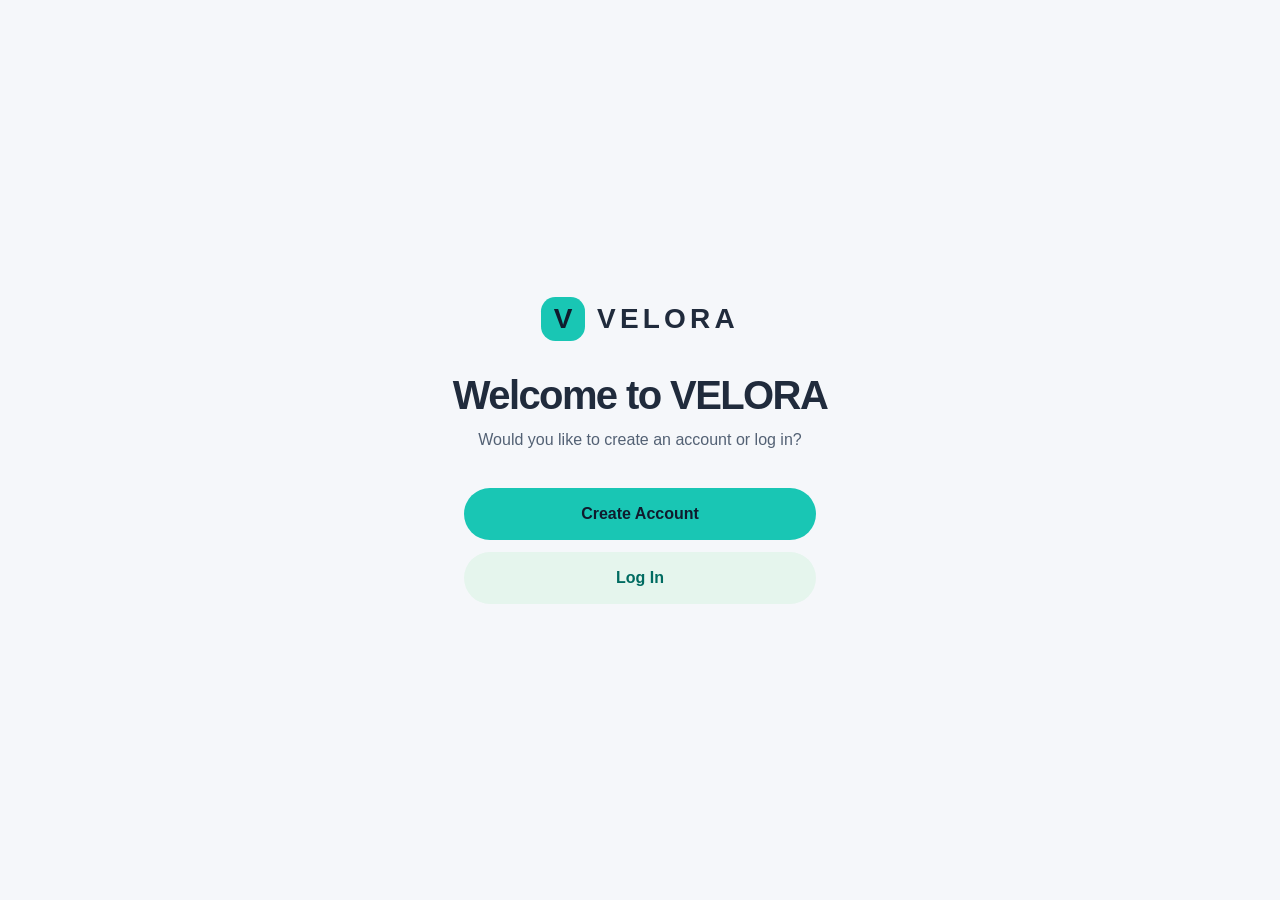
<file: templates/index.html>
<!DOCTYPE html>
<html lang="en">
<head>
    <meta charset="UTF-8">
    <meta name="viewport" content="width=device-width, initial-scale=1.0">
    <title>Welcome to VELORA</title>
    <script src="/static/theme.js"></script>
    <link rel="stylesheet" href="/static/theme.css">
    <link rel="stylesheet" href="/static/home.css">
</head>
<body>
    <main class="welcome">
        <div class="brand" aria-label="VELORA"><span aria-hidden="true">V</span> VELORA</div>
        <h1>Welcome to VELORA</h1>
        <p>Would you like to create an account or log in?</p>
        <div class="welcome-actions">
            <a class="create-account" href="/register">Create Account</a>
            <a class="log-in" href="/login">Log In</a>
        </div>
    </main>
</body>
</html>
</file>
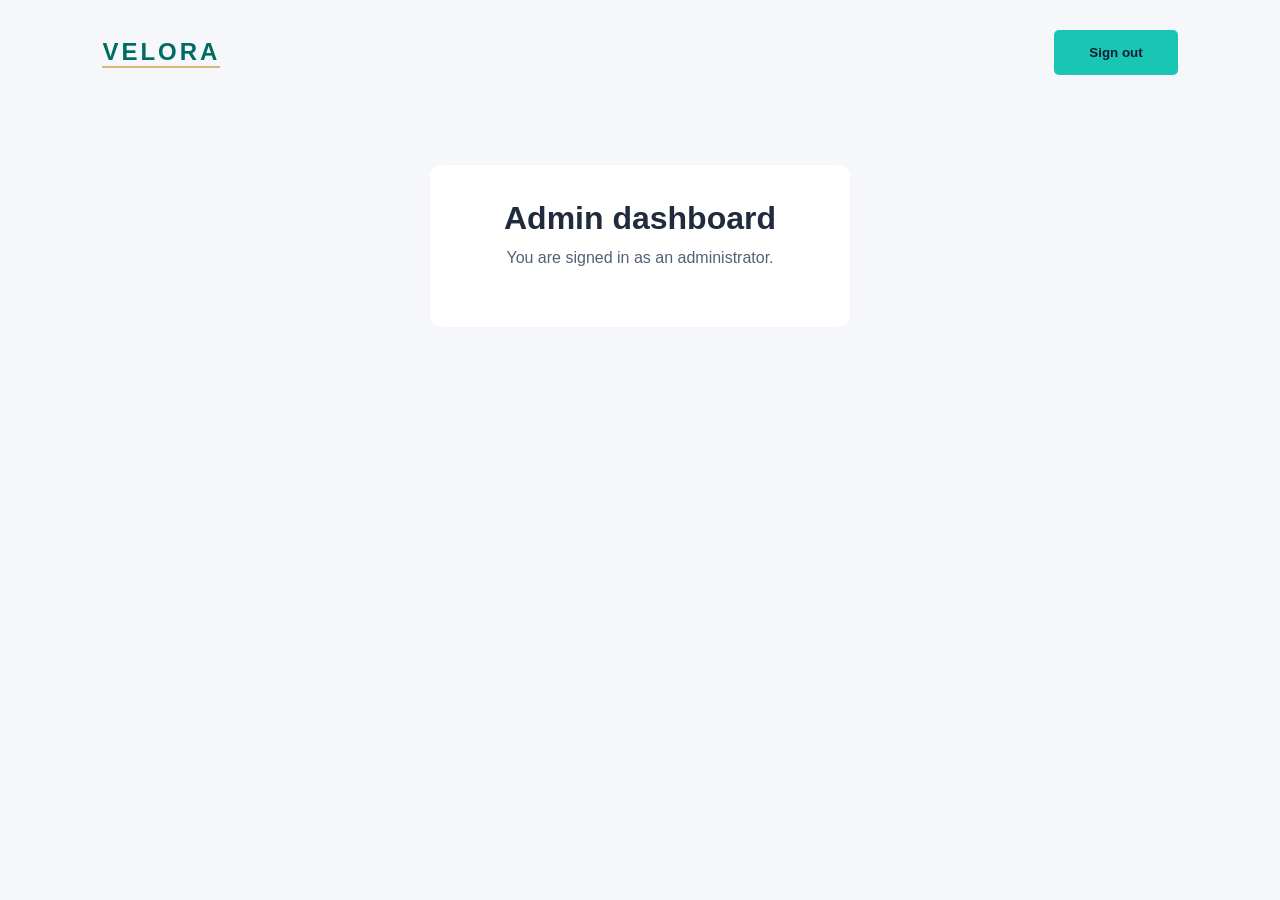
<file: templates/admin_dashboard.html>
<!DOCTYPE html>
<html lang="en">
<head>
    <meta charset="UTF-8">
    <meta name="viewport" content="width=device-width, initial-scale=1.0">
    <title>Admin Dashboard | VELORA</title>
    <script src="/static/theme.js"></script>
    <link rel="stylesheet" href="/static/theme.css">
    <link rel="stylesheet" href="/static/style.css">
</head>
<body>
    <header>
        <h2>VELORA</h2>
        <form action="/admin/logout" method="POST">
            <input type="hidden" name="csrf_token" value="{{csrfToken}}">
            <button type="submit">Sign out</button>
        </form>
    </header>
    <main class="login-container">
        <h1>Admin dashboard</h1>
        <p>You are signed in as an administrator.</p>
    </main>
</body>
</html>
</file>
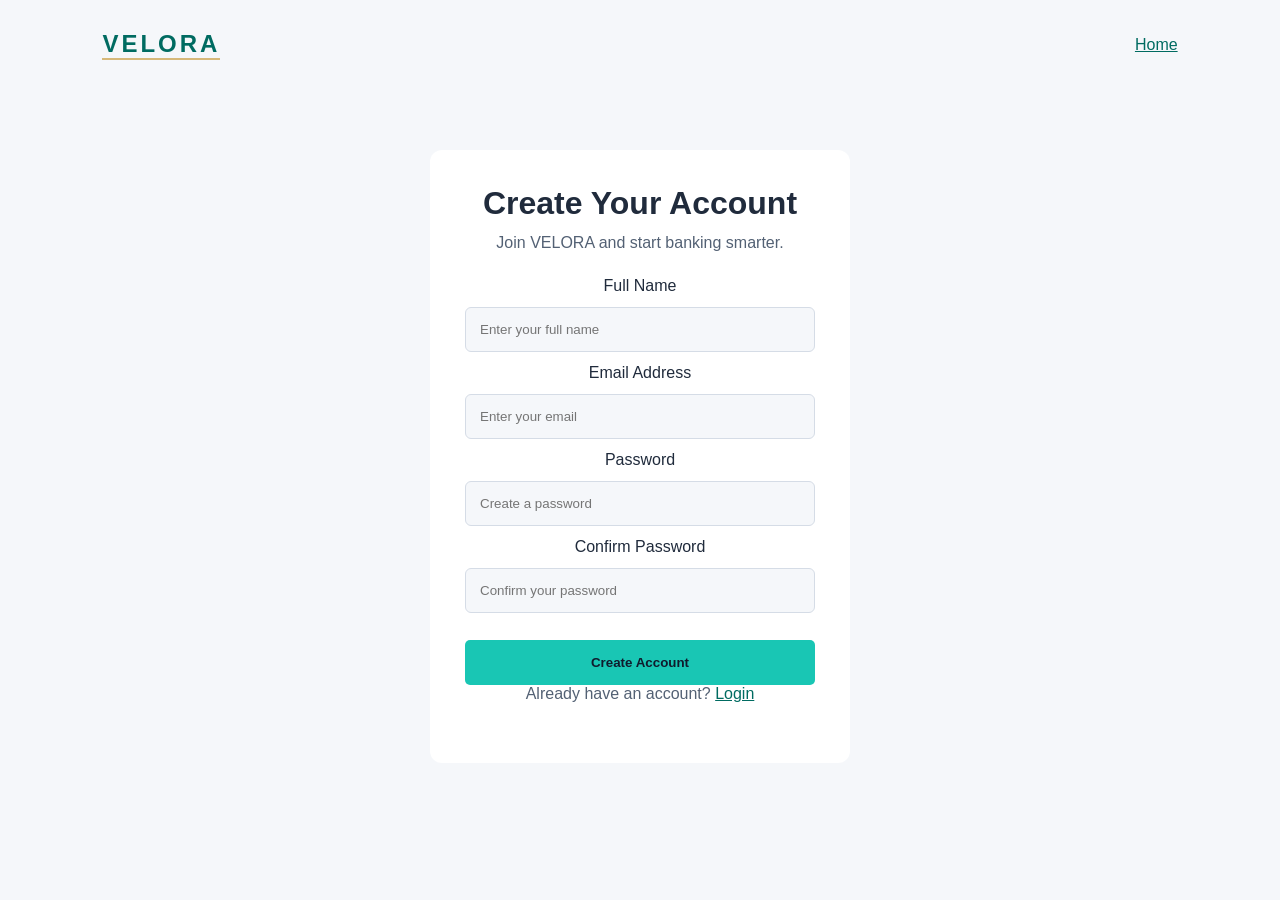
<file: templates/register.html>
<!DOCTYPE html>
<html lang="en">
<head>
    <meta charset="UTF-8">
    <meta name="viewport" content="width=device-width, initial-scale=1.0">
    <title>Create Account | VELORA</title>
    <script src="/static/theme.js"></script>
    <link rel="stylesheet" href="/static/theme.css">
    <link rel="stylesheet" href="/static/style.css">
</head>
<body>

    <header>
        <h2>VELORA</h2>
        <a href="/">Home</a>
    </header>

    <main class="login-container">
        <h1>Create Your Account</h1>
        <p>Join VELORA and start banking smarter.</p>

        <form action="/register" method="POST">
            <input type="hidden" name="csrf_token" value="{{csrfToken}}">
            <label>Full Name</label>
            <input type="text" name="fullname"
                   placeholder="Enter your full name" required>

            <label>Email Address</label>
            <input type="email" name="email"
                   placeholder="Enter your email" required>

            <label>Password</label>
            <input type="password" name="password"
                   placeholder="Create a password" required>

            <label>Confirm Password</label>
            <input type="password" name="confirm_password"
                   placeholder="Confirm your password" required>

            <button type="submit">Create Account</button>
        </form>

        <p>Already have an account?
            <a href="/login">Login</a>
        </p>
    </main>

</body>
</html>
</file>
<file: static/theme.css>
:root {
    --midnight-navy: #101B2D;
    --deep-navy: #17263B;
    --electric-teal: #19C6B4;
    --champagne-gold: #D6B879;
    --soft-white: #F5F7FA;
    --dark-text: #202B3C;
    --muted-grey: #8993A3;
    --page: var(--soft-white);
    --surface: #fff;
    --text: var(--dark-text);
    --secondary: #536174;
    --link: #006b61;
    --tint: #def7f3;
    --line: #d5dce6;
    --button: var(--electric-teal);
    --button-hover: #54d9ca;
    --on-button: var(--midnight-navy);
    --error: #912b42;
    --error-bg: #ffedf1;
    color-scheme: light;
}

:root[data-theme="dark"] {
    --page: var(--midnight-navy);
    --surface: var(--deep-navy);
    --text: var(--soft-white);
    --secondary: #b9c5d5;
    --link: var(--electric-teal);
    --tint: #193e46;
    --line: #40516a;
    --error: #ffadb9;
    --error-bg: #472639;
    color-scheme: dark;
}

:root, body {
    background: var(--page);
    color: var(--text);
}

body {
    font-family: "DM Sans", "Segoe UI", sans-serif;
}

a { color: var(--link); }
:focus-visible { outline: 2px solid var(--link); outline-offset: 3px; }
</file>
<file: static/home.css>
:root {
    
    font-family: "DM Sans", "Segoe UI", sans-serif;
    background: var(--page);
    color: var(--text);
    --green: var(--button);
}

* {
    box-sizing: border-box;
}

body {
    display: grid;
    min-height: 100vh;
    min-height: 100dvh;
    place-items: center;
    margin: 0;
}

.welcome {
    width: min(100%, 30rem);
    padding: 3rem 1.25rem;
    text-align: center;
}

.brand {
    display: inline-flex;
    align-items: center;
    gap: .75rem;
    font-size: 1.75rem;
    font-weight: 800;
    letter-spacing: .15em;
}

.brand span {
    display: grid;
    width: 2.75rem;
    aspect-ratio: 1;
    place-items: center;
    border-radius: .9rem;
    background: var(--green);
    color: var(--on-button);
    letter-spacing: 0;
}

h1 {
    margin: 2rem 0 .625rem;
    font-size: clamp(1.8rem, 7vw, 2.5rem);
    letter-spacing: -.04em;
}

p {
    margin: 0;
    color: var(--secondary);
    line-height: 1.5;
}

.welcome-actions {
    display: grid;
    gap: .75rem;
    margin: 2.25rem auto 0;
    max-width: 22rem;
}

.welcome-actions a {
    display: grid;
    min-height: 3.25rem;
    place-items: center;
    padding: .75rem 1rem;
    border-radius: 999px;
    font-weight: 700;
    text-decoration: none;
}

.create-account {
    background: var(--green);
    color: var(--on-button);
}

.create-account:hover {
    background: var(--button); color: var(--on-button);
}

.log-in {
    background: #e5f5ed;
    color: var(--link);
}

.log-in:hover {
    background: #d2eddf;
}

.welcome-actions a:focus-visible {
    outline: 2px solid var(--green);
    outline-offset: 4px;
}
</file>
<file: static/style.css>
* {
    margin: 0;
    padding: 0;
    box-sizing: border-box;
}

body {
    font-family: "DM Sans", "Segoe UI", sans-serif;
    background: var(--page);
    color: var(--text);
}

header {
    display: flex;
    justify-content: space-between;
    align-items: center;
    padding: 30px 8%;
}

header h2 {
    color: var(--link);
    letter-spacing: 3px;
}

nav a {
    color: var(--text);
    text-decoration: none;
    margin-left: 25px;
}

main {
    text-align: center;
    padding: 150px 20px;
}

main h1 {
    font-size: 48px;
    margin-bottom: 20px;
}

main p {
    color: var(--secondary);
    margin-bottom: 30px;
}

button {
    background: var(--button); color: var(--on-button);
    border: none;
    padding: 15px 35px;
    border-radius: 5px;
    cursor: pointer;
    font-weight: bold;
}

footer {
    text-align: center;
    padding: 25px;
    color: var(--secondary);
}


.login-container {
    max-width: 420px;
    margin: 60px auto;
    padding: 35px;
    background: var(--surface);
    border-radius: 12px;
}

.login-container h1 {
    font-size: 32px;
    margin-bottom: 12px;
}

.login-container p {
    margin-bottom: 25px;
}

.login-container form {
    display: flex;
    flex-direction: column;
    gap: 12px;
}

.login-container input {
    padding: 14px;
    border: 1px solid var(--line);
    border-radius: 6px;
    background: var(--page);
    color: var(--text);
}

.login-container button {
    margin-top: 15px;
}

.login-container a {
    color: var(--link);
}

header h2 { border-bottom: 2px solid var(--champagne-gold); }
</file>
